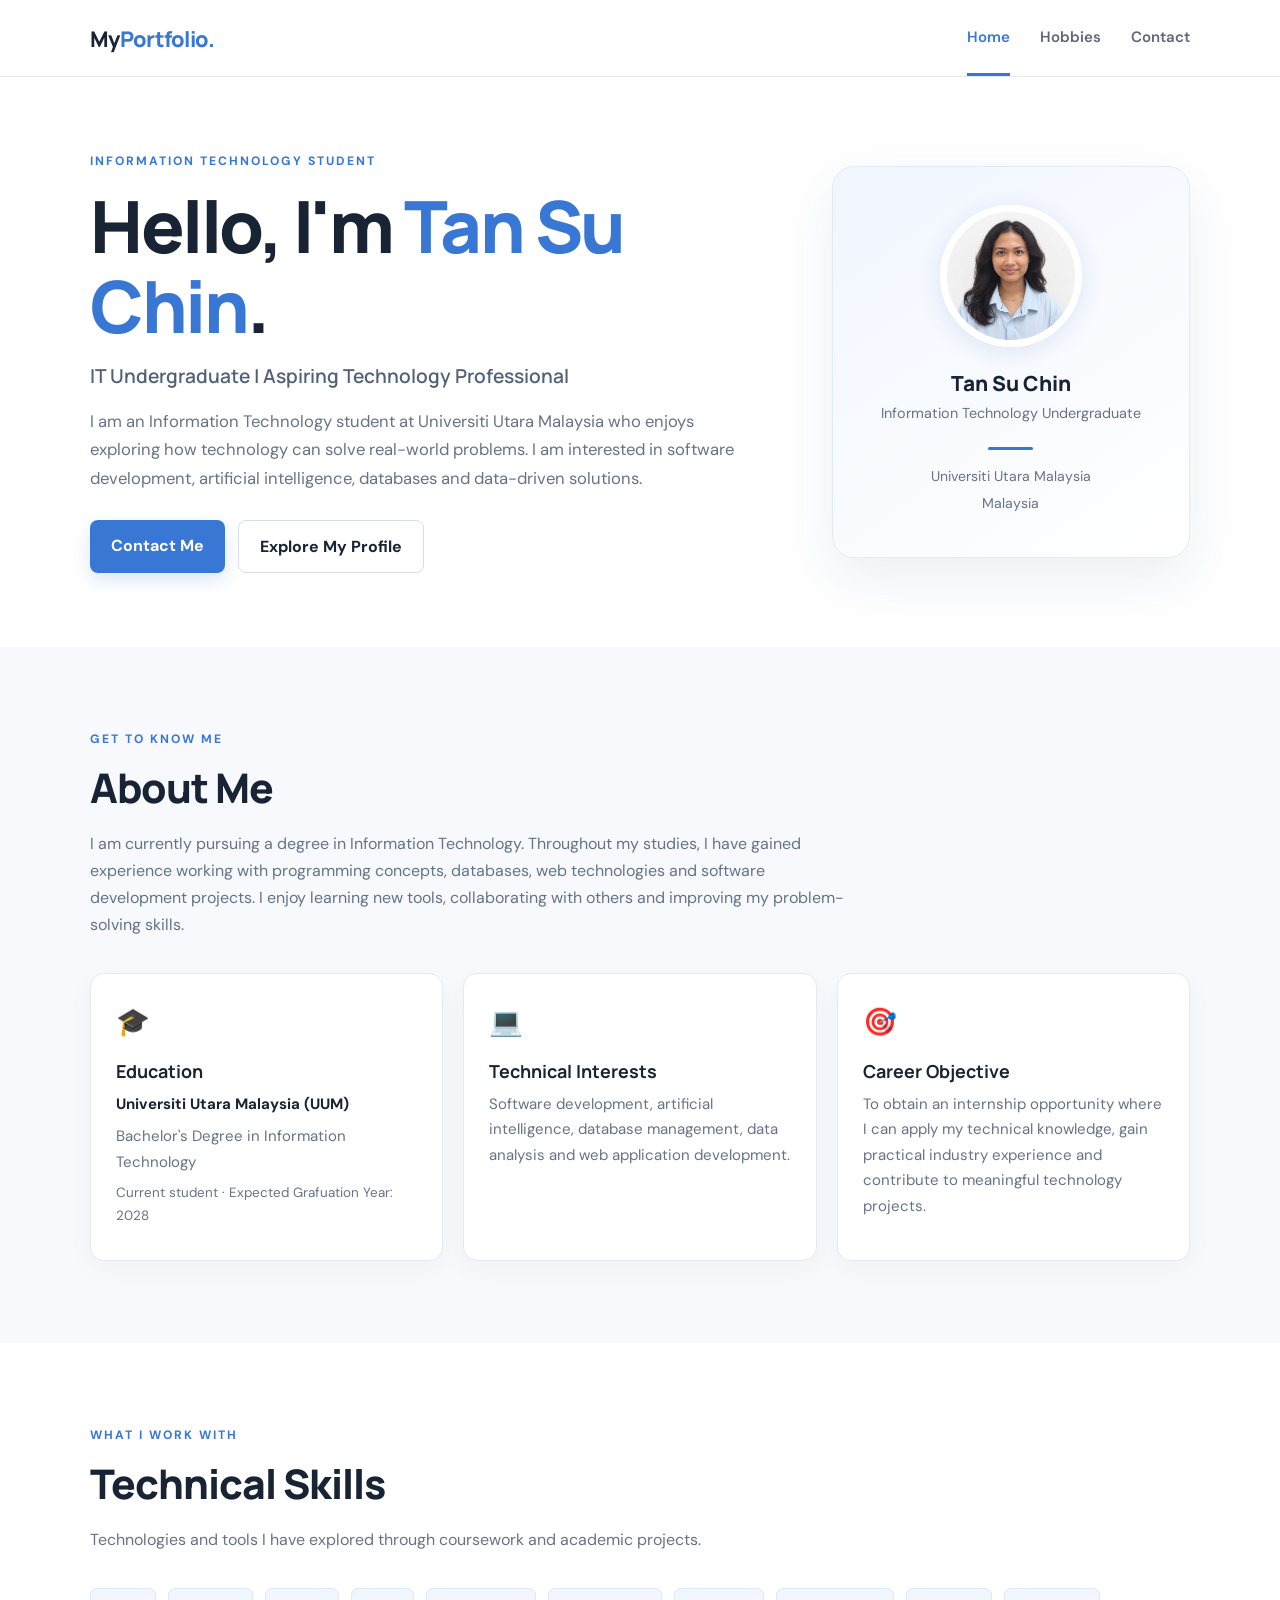
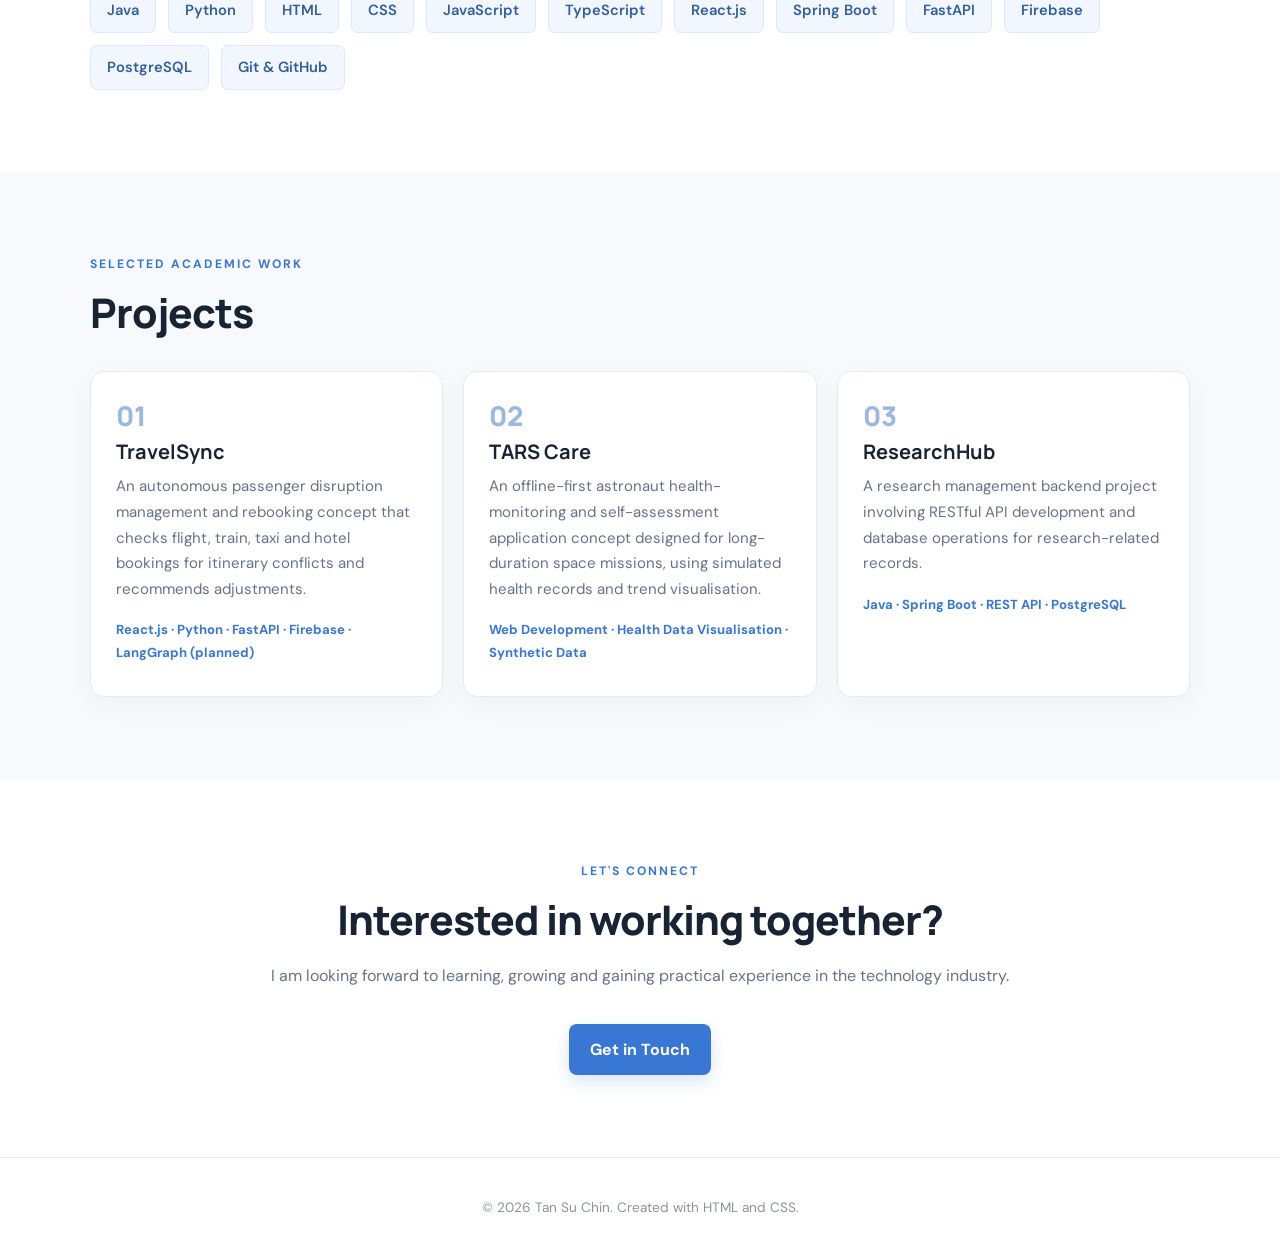
<file: index.html>
<!DOCTYPE html>
<html lang="en">
<head>
  <meta charset="UTF-8">
  <meta name="viewport" content="width=device-width, initial-scale=1.0">
  <meta name="description" content="Personal resume and portfolio of an Information Technology student.">
  <title>Home | Personal Resume</title>
  <link rel="stylesheet" href="style.css">
</head>
<body>
  <header class="site-header">
    <nav class="navbar container" aria-label="Main navigation">
      <a class="brand" href="index.html">My<span>Portfolio.</span></a>
      <div class="nav-links">
        <a class="active" href="index.html">Home</a>
        <a href="hobbies.html">Hobbies</a>
        <a href="contact.html">Contact</a>
      </div>
    </nav>
  </header>

  <main>
    <section class="hero container">
      <div class="hero-copy">
        <p class="eyebrow">INFORMATION TECHNOLOGY STUDENT</p>
        <h1>Hello, I'm <span>Tan Su Chin</span>.</h1>
        <h2>IT Undergraduate | Aspiring Technology Professional</h2>
        <p class="intro">I am an Information Technology student at Universiti Utara Malaysia who enjoys exploring how technology can solve real-world problems. I am interested in software development, artificial intelligence, databases and data-driven solutions.</p>
        <div class="hero-actions">
          <a class="button primary" href="contact.html">Contact Me</a>
          <a class="button secondary" href="#about">Explore My Profile</a>
        </div>
      </div>
      <div class="hero-card">
        <img src="Suchin.jpeg" alt="Tan Su Chin" class="avatar">
        <p class="hero-card-name">Tan Su Chin</p>
        <p class="muted">Information Technology Undergraduate</p>
        <div class="mini-line"></div>
        <p class="small">Universiti Utara Malaysia</p>
        <p class="small">Malaysia</p>
      </div>
    </section>

    <section class="section soft-bg" id="about">
      <div class="container">
        <p class="eyebrow">GET TO KNOW ME</p>
        <h2 class="section-title">About Me</h2>
        <p class="section-lead">I am currently pursuing a degree in Information Technology. Throughout my studies, I have gained experience working with programming concepts, databases, web technologies and software development projects. I enjoy learning new tools, collaborating with others and improving my problem-solving skills.</p>
        <div class="info-grid">
          <article class="info-card">
            <span class="card-icon">🎓</span>
            <h3>Education</h3>
            <p><strong>Universiti Utara Malaysia (UUM)</strong></p>
            <p>Bachelor's Degree in Information Technology</p>
            <p class="muted">Current student · Expected Grafuation Year: 2028</p>
          </article>
          <article class="info-card">
            <span class="card-icon">💻</span>
            <h3>Technical Interests</h3>
            <p>Software development, artificial intelligence, database management, data analysis and web application development.</p>
          </article>
          <article class="info-card">
            <span class="card-icon">🎯</span>
            <h3>Career Objective</h3>
            <p>To obtain an internship opportunity where I can apply my technical knowledge, gain practical industry experience and contribute to meaningful technology projects.</p>
          </article>
        </div>
      </div>
    </section>

    <section class="section container">
      <p class="eyebrow">WHAT I WORK WITH</p>
      <h2 class="section-title">Technical Skills</h2>
      <p class="section-lead">Technologies and tools I have explored through coursework and academic projects.</p>
      <div class="skills-wrap">
        <span class="skill">Java</span><span class="skill">Python</span>
        <span class="skill">HTML</span><span class="skill">CSS</span>
        <span class="skill">JavaScript</span><span class="skill">TypeScript</span>
        <span class="skill">React.js</span><span class="skill">Spring Boot</span>
        <span class="skill">FastAPI</span><span class="skill">Firebase</span>
        <span class="skill">PostgreSQL</span><span class="skill">Git & GitHub</span>
      </div>
    </section>

    <section class="section soft-bg">
      <div class="container">
        <p class="eyebrow">SELECTED ACADEMIC WORK</p>
        <h2 class="section-title">Projects</h2>
        <div class="project-grid">
          <article class="project-card">
            <div class="project-number">01</div>
            <h3>TravelSync</h3>
            <p>An autonomous passenger disruption management and rebooking concept that checks flight, train, taxi and hotel bookings for itinerary conflicts and recommends adjustments.</p>
            <p class="project-tags">React.js · Python · FastAPI · Firebase · LangGraph (planned)</p>
          </article>
          <article class="project-card">
            <div class="project-number">02</div>
            <h3>TARS Care</h3>
            <p>An offline-first astronaut health-monitoring and self-assessment application concept designed for long-duration space missions, using simulated health records and trend visualisation.</p>
            <p class="project-tags">Web Development · Health Data Visualisation · Synthetic Data</p>
          </article>
          <article class="project-card">
            <div class="project-number">03</div>
            <h3>ResearchHub</h3>
            <p>A research management backend project involving RESTful API development and database operations for research-related records.</p>
            <p class="project-tags">Java · Spring Boot · REST API · PostgreSQL</p>
          </article>
        </div>
      </div>
    </section>

    <section class="section container center">
      <p class="eyebrow">LET'S CONNECT</p>
      <h2 class="section-title">Interested in working together?</h2>
      <p class="section-lead">I am looking forward to learning, growing and gaining practical experience in the technology industry.</p>
      <a class="button primary" href="contact.html">Get in Touch</a>
    </section>
  </main>

  <footer class="footer">
    <p>© 2026 Tan Su Chin. Created with HTML and CSS.</p>
  </footer>
</body>
</html>
</file>
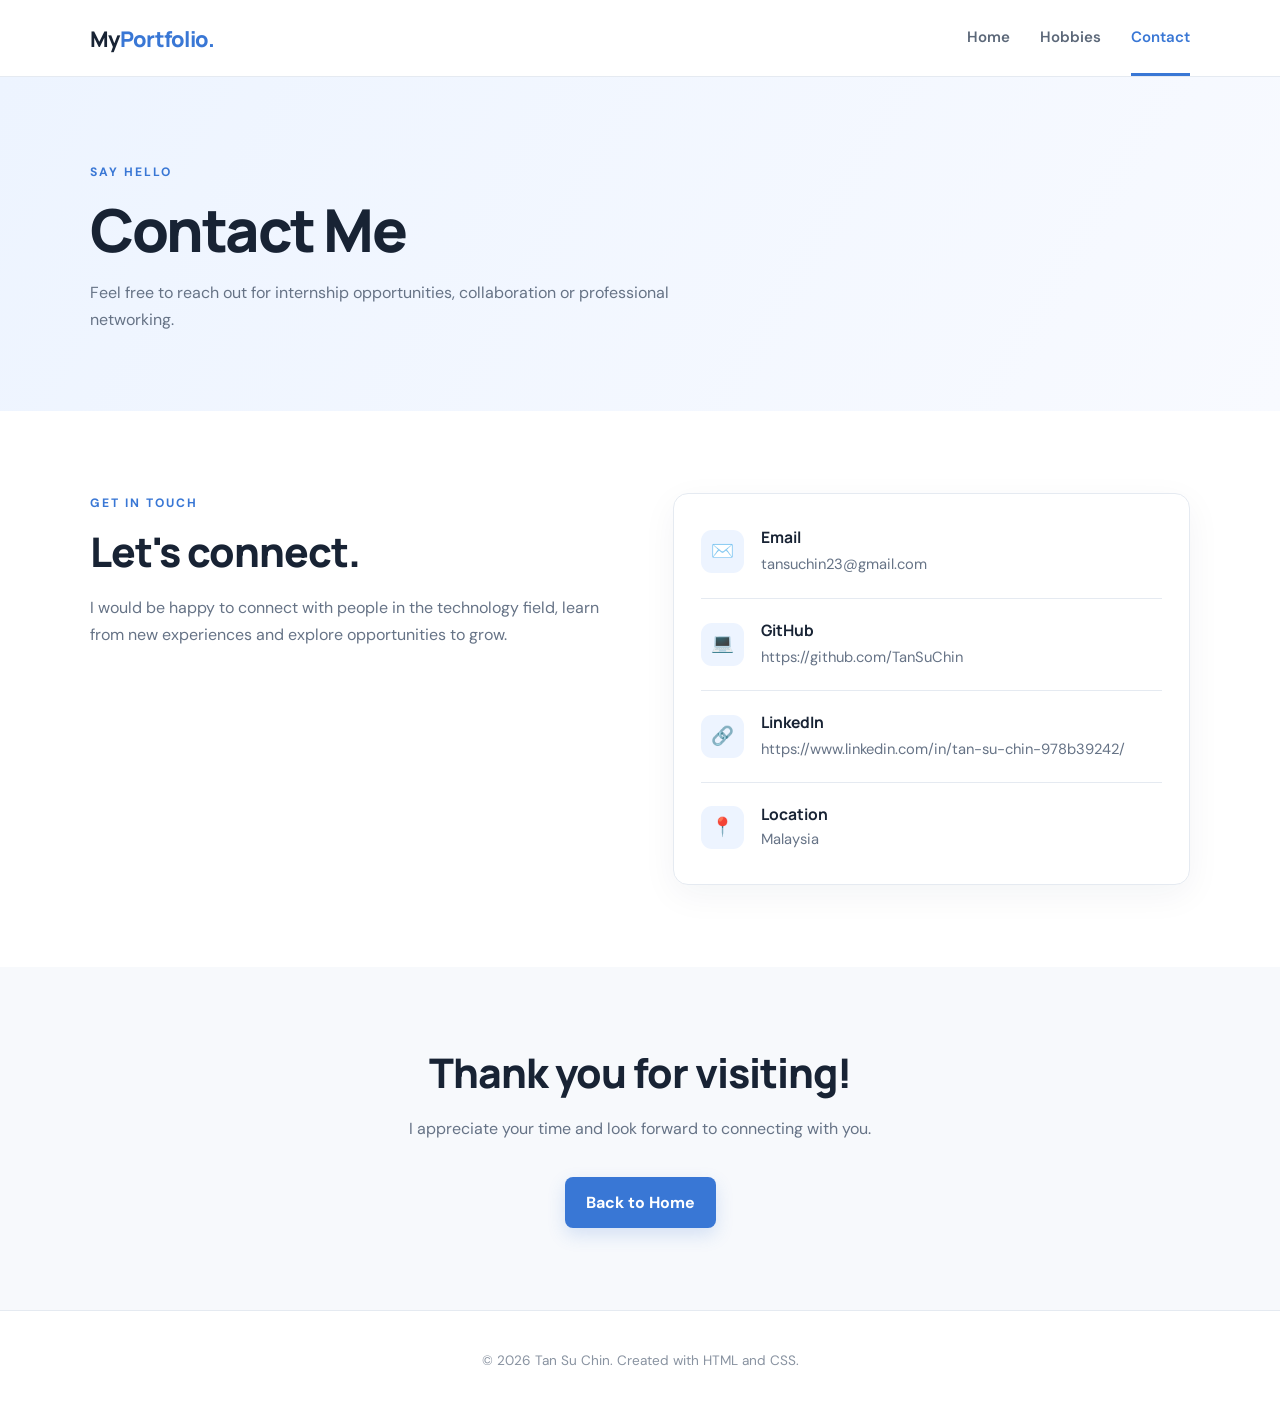
<file: contact.html>
<!DOCTYPE html>
<html lang="en">
<head>
  <meta charset="UTF-8">
  <meta name="viewport" content="width=device-width, initial-scale=1.0">
  <title>Contact | Personal Resume</title>
  <link rel="stylesheet" href="style.css">
</head>
<body>
  <header class="site-header">
    <nav class="navbar container" aria-label="Main navigation">
      <a class="brand" href="index.html">My<span>Portfolio.</span></a>
      <div class="nav-links">
        <a href="index.html">Home</a>
        <a href="hobbies.html">Hobbies</a>
        <a class="active" href="contact.html">Contact</a>
      </div>
    </nav>
  </header>

  <main>
    <section class="page-hero">
      <div class="container">
        <p class="eyebrow">SAY HELLO</p>
        <h1>Contact Me</h1>
        <p>Feel free to reach out for internship opportunities, collaboration or professional networking.</p>
      </div>
    </section>

    <section class="section container contact-layout">
      <div>
        <p class="eyebrow">GET IN TOUCH</p>
        <h2 class="section-title">Let's connect.</h2>
        <p class="section-lead">I would be happy to connect with people in the technology field, learn from new experiences and explore opportunities to grow.</p>
      </div>
      <div class="contact-card">
        <div class="contact-item">
          <span class="contact-icon">✉️</span>
          <div><h3>Email</h3><a href="mailto:your.email@example.com">tansuchin23@gmail.com</a></div>
        </div>
        <div class="contact-item">
          <span class="contact-icon">💻</span>
          <div><h3>GitHub</h3><a href="https://github.com/yourusername" target="_blank" rel="noopener">https://github.com/TanSuChin</a></div>
        </div>
        <div class="contact-item">
          <span class="contact-icon">🔗</span>
          <div><h3>LinkedIn</h3><a href="https://www.linkedin.com/in/yourusername/" target="_blank" rel="noopener">https://www.linkedin.com/in/tan-su-chin-978b39242/</a></div>
        </div>
        <div class="contact-item">
          <span class="contact-icon">📍</span>
          <div><h3>Location</h3><p>Malaysia</p></div>
        </div>
      </div>
    </section>
    <section class="section soft-bg center">
      <div class="container">
        <h2 class="section-title">Thank you for visiting!</h2>
        <p class="section-lead">I appreciate your time and look forward to connecting with you.</p>
        <a class="button primary" href="index.html">Back to Home</a>
      </div>
    </section>
  </main>

  <footer class="footer">
    <p>© 2026 Tan Su Chin. Created with HTML and CSS.</p>
  </footer>
</body>
</html>
</file>
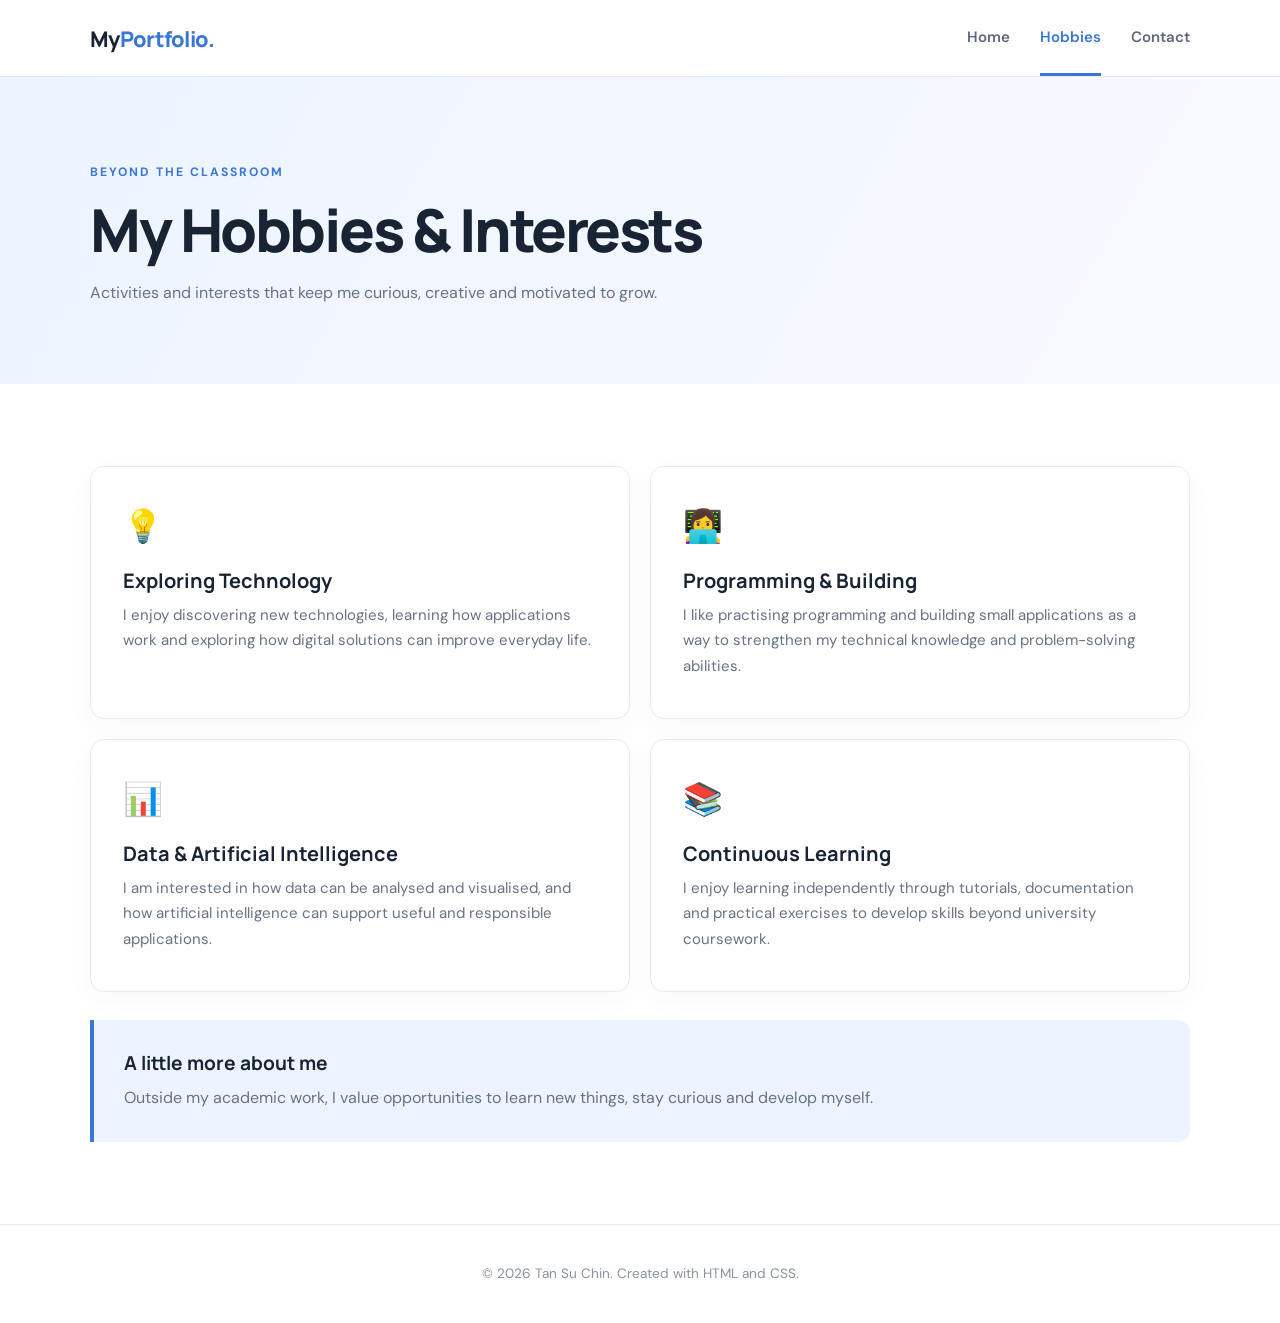
<file: hobbies.html>
<!DOCTYPE html>
<html lang="en">
<head>
  <meta charset="UTF-8">
  <meta name="viewport" content="width=device-width, initial-scale=1.0">
  <title>Hobbies | Personal Resume</title>
  <link rel="stylesheet" href="style.css">
</head>
<body>
  <header class="site-header">
    <nav class="navbar container" aria-label="Main navigation">
      <a class="brand" href="index.html">My<span>Portfolio.</span></a>
      <div class="nav-links">
        <a href="index.html">Home</a>
        <a class="active" href="hobbies.html">Hobbies</a>
        <a href="contact.html">Contact</a>
      </div>
    </nav>
  </header>

  <main>
    <section class="page-hero">
      <div class="container">
        <p class="eyebrow">BEYOND THE CLASSROOM</p>
        <h1>My Hobbies & Interests</h1>
        <p>Activities and interests that keep me curious, creative and motivated to grow.</p>
      </div>
    </section>

    <section class="section container">
      <div class="hobby-grid">
        <article class="hobby-card">
          <div class="hobby-icon">💡</div>
          <h2>Exploring Technology</h2>
          <p>I enjoy discovering new technologies, learning how applications work and exploring how digital solutions can improve everyday life.</p>
        </article>
        <article class="hobby-card">
          <div class="hobby-icon">👩‍💻</div>
          <h2>Programming & Building</h2>
          <p>I like practising programming and building small applications as a way to strengthen my technical knowledge and problem-solving abilities.</p>
        </article>
        <article class="hobby-card">
          <div class="hobby-icon">📊</div>
          <h2>Data & Artificial Intelligence</h2>
          <p>I am interested in how data can be analysed and visualised, and how artificial intelligence can support useful and responsible applications.</p>
        </article>
        <article class="hobby-card">
          <div class="hobby-icon">📚</div>
          <h2>Continuous Learning</h2>
          <p>I enjoy learning independently through tutorials, documentation and practical exercises to develop skills beyond university coursework.</p>
        </article>
      </div>
      <div class="personal-note">
        <h2>A little more about me</h2>
        <p>Outside my academic work, I value opportunities to learn new things, stay curious and develop myself.</p>
      </div>
    </section>
  </main>

  <footer class="footer">
    <p>© 2026 Tan Su Chin. Created with HTML and CSS.</p>
  </footer>
</body>
</html>
</file>
<file: style.css>
@import url('https://fonts.googleapis.com/css2?family=DM+Sans:wght@400;500;600;700&family=Manrope:wght@500;600;700;800&display=swap');

:root {
  --ink: #182334;
  --muted: #667386;
  --accent: #3977d5;
  --accent-dark: #245eaf;
  --pale: #edf4ff;
  --line: #e5eaf1;
  --white: #ffffff;
}

* { box-sizing: border-box; }
html { scroll-behavior: smooth; }
body {
  margin: 0;
  color: var(--ink);
  background: var(--white);
  font-family: 'DM Sans', Arial, sans-serif;
  line-height: 1.7;
}
a { color: var(--accent); text-decoration: none; }
a:hover { color: var(--accent-dark); }
.container { width: min(1100px, 90%); margin: 0 auto; }

.site-header {
  position: sticky;
  top: 0;
  z-index: 10;
  background: rgba(255,255,255,.94);
  border-bottom: 1px solid var(--line);
  backdrop-filter: blur(12px);
}
.navbar { min-height: 76px; display: flex; align-items: center; justify-content: space-between; gap: 24px; }
.brand { color: var(--ink); font: 800 1.35rem 'Manrope', sans-serif; letter-spacing: -.7px; }
.brand span { color: var(--accent); }
.nav-links { display: flex; gap: 30px; align-items: center; }
.nav-links a { color: #5c6879; font-weight: 600; font-size: .94rem; padding: 25px 0 22px; border-bottom: 3px solid transparent; }
.nav-links a:hover, .nav-links a.active { color: var(--accent); border-bottom-color: var(--accent); }

.hero { min-height: 570px; display: grid; grid-template-columns: 1.5fr .8fr; align-items: center; gap: 70px; padding-top: 65px; padding-bottom: 65px; }
.eyebrow { color: var(--accent); font-size: .76rem; font-weight: 700; letter-spacing: 2px; margin: 0 0 14px; }
.hero h1, .page-hero h1 { font: 800 clamp(2.5rem, 6vw, 4.5rem)/1.12 'Manrope', sans-serif; letter-spacing: -2.5px; margin: 0 0 16px; }
.hero h1 span { color: var(--accent); }
.hero h2 { color: #526176; font: 600 1.2rem 'Manrope', sans-serif; margin: 0 0 18px; }
.intro { color: var(--muted); max-width: 650px; font-size: 1.04rem; }
.hero-actions { display: flex; flex-wrap: wrap; gap: 13px; margin-top: 28px; }
.button { display: inline-block; border-radius: 8px; padding: 12px 21px; font-weight: 700; transition: .2s ease; }
.button.primary { background: var(--accent); color: white; box-shadow: 0 7px 18px rgba(57,119,213,.18); }
.button.primary:hover { background: var(--accent-dark); transform: translateY(-2px); }
.button.secondary { color: var(--ink); border: 1px solid #d6deea; background: white; }
.button.secondary:hover { border-color: var(--accent); color: var(--accent); }
.hero-card { background: linear-gradient(145deg, #f1f6ff, #ffffff); border: 1px solid #e2ebf8; border-radius: 22px; padding: 38px 25px; text-align: center; box-shadow: 0 20px 55px rgba(38,75,125,.09); }
.avatar {
  width: 142px;
  height: 142px;
  margin: 0 auto 22px;
  border-radius: 50%;
  object-fit: cover;
  display: block;
  border: 7px solid white;
  box-shadow: 0 5px 25px rgba(30,83,150,.12);
}
.hero-card-name { font: 800 1.3rem 'Manrope', sans-serif; margin: 0; }
.muted, .small { color: var(--muted); }
.hero-card .muted { margin: 4px 0 0; font-size: .9rem; }
.mini-line { width: 45px; height: 3px; background: var(--accent); margin: 22px auto 15px; border-radius: 4px; }
.small { margin: 3px; font-size: .88rem; }

.section { padding-top: 82px; padding-bottom: 82px; }
.soft-bg { background: #f7f9fc; }
.section-title { font: 800 clamp(1.8rem, 4vw, 2.55rem)/1.2 'Manrope', sans-serif; letter-spacing: -1px; margin: 0 0 17px; }
.section-lead { color: var(--muted); max-width: 760px; margin: 0 0 35px; }
.info-grid, .project-grid, .hobby-grid { display: grid; grid-template-columns: repeat(3, 1fr); gap: 20px; margin-top: 34px; }
.info-card, .project-card, .hobby-card { background: white; border: 1px solid var(--line); border-radius: 14px; padding: 25px; box-shadow: 0 8px 28px rgba(28,49,77,.035); }
.card-icon { font-size: 1.7rem; }
.info-card h3, .project-card h3, .hobby-card h2 { font: 700 1.12rem 'Manrope', sans-serif; margin: 13px 0 9px; }
.info-card p, .project-card p, .hobby-card p { color: var(--muted); font-size: .94rem; margin: 7px 0; }
.info-card strong { color: var(--ink); }
.info-card .muted { font-size: .84rem; }
.skills-wrap { display: flex; flex-wrap: wrap; gap: 12px; }
.skill { padding: 9px 16px; border: 1px solid #dce7f7; border-radius: 7px; color: #315f9e; background: #f2f7ff; font-weight: 600; font-size: .92rem; }
.note { color: #8590a0; font-size: .82rem; margin-top: 20px; }
.project-grid { grid-template-columns: repeat(3, 1fr); }
.project-number { color: #9bb8e3; font: 800 1.7rem 'Manrope', sans-serif; }
.project-card h3 { font-size: 1.25rem; margin-top: 4px; }
.project-card .project-tags { color: var(--accent); font-size: .82rem; font-weight: 700; margin-top: 17px; }
.center { text-align: center; }
.center .section-lead { margin-left: auto; margin-right: auto; }

.page-hero { background: linear-gradient(120deg, #edf4ff, #f8faff); padding: 85px 0 78px; }
.page-hero h1 { font-size: clamp(2.4rem, 5vw, 3.7rem); }
.page-hero p:not(.eyebrow) { color: var(--muted); max-width: 650px; margin-bottom: 0; }
.hobby-grid { grid-template-columns: repeat(2, 1fr); margin-top: 0; }
.hobby-card { padding: 32px; }
.hobby-icon { font-size: 2rem; }
.hobby-card h2 { font-size: 1.25rem; }
.personal-note { margin-top: 28px; padding: 30px; border-left: 4px solid var(--accent); background: var(--pale); border-radius: 0 12px 12px 0; }
.personal-note h2 { font: 700 1.2rem 'Manrope', sans-serif; margin: 0 0 8px; }
.personal-note p { color: var(--muted); margin: 0; }
.contact-layout { display: grid; grid-template-columns: 1fr 1fr; gap: 65px; align-items: start; }
.contact-card { border: 1px solid var(--line); border-radius: 15px; padding: 12px 27px; box-shadow: 0 10px 35px rgba(28,49,77,.05); }
.contact-item { display: flex; gap: 17px; align-items: center; padding: 20px 0; border-bottom: 1px solid var(--line); }
.contact-item:last-child { border-bottom: 0; }
.contact-icon { width: 43px; height: 43px; flex: 0 0 43px; display: grid; place-items: center; border-radius: 11px; background: var(--pale); font-size: 1.15rem; }
.contact-item h3 { font: 700 .98rem 'Manrope', sans-serif; margin: 0 0 2px; }
.contact-item p, .contact-item a { color: var(--muted); margin: 0; font-size: .92rem; overflow-wrap: anywhere; }
.contact-item a:hover { color: var(--accent); }
.footer { text-align: center; padding: 24px 5%; color: #8993a1; border-top: 1px solid var(--line); font-size: .85rem; }

@media (max-width: 760px) {
  .navbar { min-height: 68px; flex-wrap: wrap; padding-top: 12px; padding-bottom: 8px; }
  .nav-links { gap: 19px; }
  .nav-links a { padding: 8px 0 10px; font-size: .88rem; }
  .hero { grid-template-columns: 1fr; gap: 35px; padding-top: 55px; }
  .hero-card { max-width: 390px; width: 100%; margin: 0 auto; }
  .info-grid, .project-grid { grid-template-columns: 1fr; }
  .hobby-grid { grid-template-columns: 1fr; }
  .contact-layout { grid-template-columns: 1fr; gap: 25px; }
  .section { padding-top: 60px; padding-bottom: 60px; }
}
@media (max-width: 420px) {
  .navbar { justify-content: center; }
  .brand { width: 100%; text-align: center; }
  .nav-links { width: 100%; justify-content: center; gap: 24px; }
  .hero h1 { letter-spacing: -1.5px; }
}
</file>
